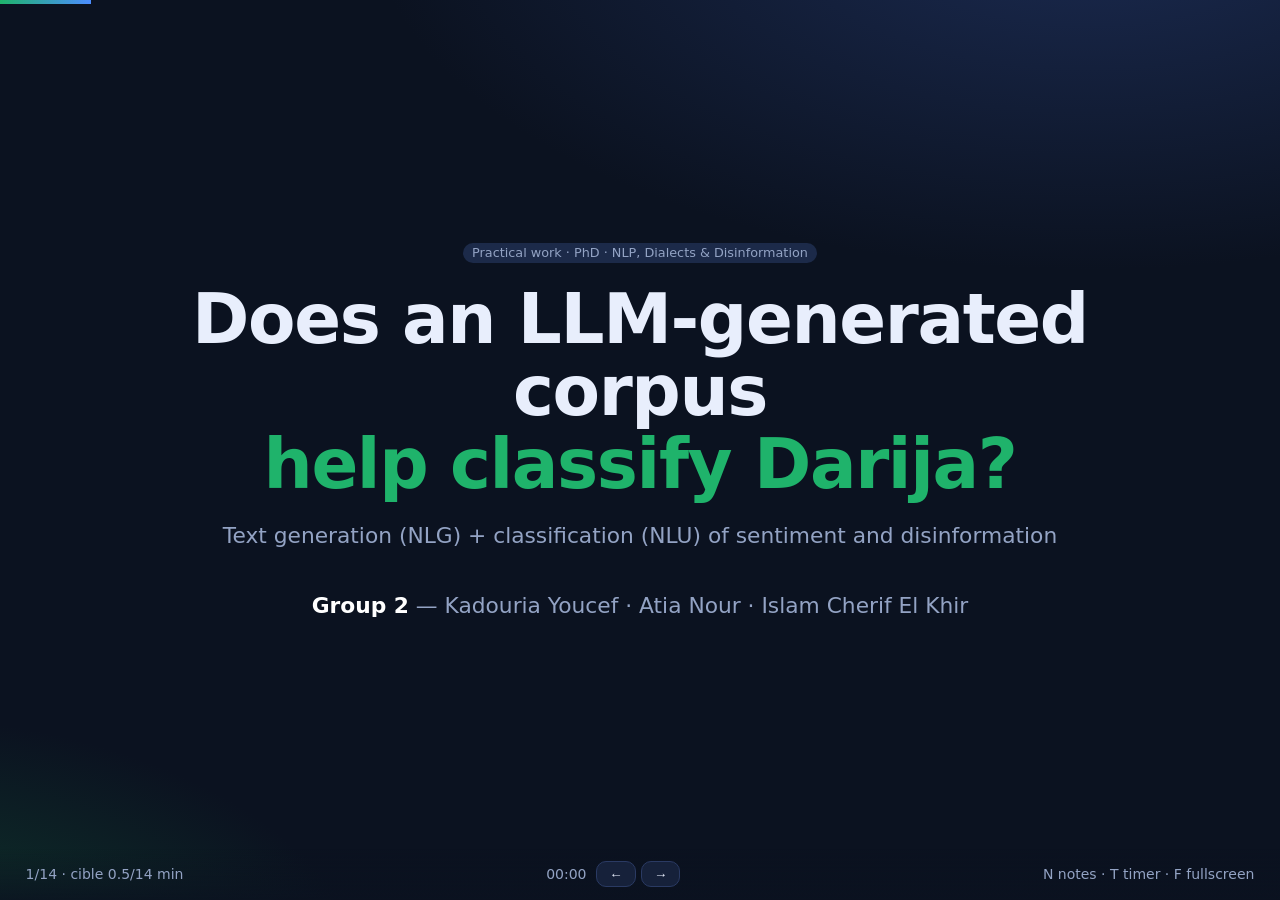
<file: presentation/index.html>
<!DOCTYPE html>
<html lang="en">
<head>
<meta charset="utf-8">
<meta name="viewport" content="width=device-width,initial-scale=1">
<title>NLP Practical Work — Synthetic corpus & classification in Darija</title>
<link rel="stylesheet" href="assets/deck.css">
</head>
<body>
<div id="bar"></div>
<div id="deck">

<!-- 1 TITLE -->
<section class="slide center" data-min="0.5">
  <span class="tag">Practical work · PhD · NLP, Dialects &amp; Disinformation</span>
  <h1>Does an LLM-generated corpus<br><span class="green">help classify Darija?</span></h1>
  <p class="mute">Text generation (NLG) + classification (NLU) of sentiment and disinformation</p>
  <p class="mute" style="margin-top:2vh"><b>Group 2</b> — Kadouria Youcef · Atia Nour · Islam Cherif El Khir</p>
  <template><b>(30 s)</b> Hello. Our question: if we ask an LLM to write Darija sentences, do these sentences help a classifier understand <em>real</em> Darija? Two steps: generate (NLG), then classify (NLU). Press <b>→</b> to advance, <b>N</b> for these notes.</template>
</section>

<!-- 2 CONTEXT -->
<section class="slide" data-min="1">
  <h2><small>Context</small>Why Darija is a real challenge</h2>
  <div class="grid g3">
    <div class="card step"><h3>Little data</h3><p><b>Low-resource</b> language: very few labelled corpora, no standard benchmark.</p></div>
    <div class="card step"><h3>No fixed spelling</h3><p>Arabic script <b>and</b> arabizi: <span class="mono">3, 7, 9, 5</span> = Arabic letters. "mli7a" = "مليحة".</p></div>
    <div class="card step"><h3>Code-switching</h3><p>French + Arabic in the same sentence:<br><span class="ar">service top ماشاء الله</span></p></div>
  </div>
  <p class="step mute">➜ Idea: <b>make data with an LLM</b>, then measure whether it is really useful.</p>
  <template><b>(1 min)</b> Three obstacles: little labelled data, no standard spelling (a sentence can be written in ten ways), and the French/Arabic mix. Models trained on standard Arabic often fail. A pragmatic idea: generate data with an LLM. But "generated" does not mean "useful": that is what we test.</template>
</section>

<!-- 3 QUESTION -->
<section class="slide" data-min="1">
  <h2><small>Assignment &amp; research question</small>Two steps, one question</h2>
  <div class="grid g2">
    <div class="card step"><h3 class="green">NLG — Generation</h3><p>An LLM generates a small Darija corpus (with code-switching):</p><ul><li>varied sentiments</li><li>or fake news / real news</li></ul></div>
    <div class="card step"><h3 class="blue">NLU — Understanding</h3><p>A classifier predicts:</p><ul><li>the <b>polarity</b> (positive / negative / neutral)</li><li>or the <b>veracity</b> (fake / real)</li></ul></div>
  </div>
  <div class="tip step"><b>Question:</b> does training a classifier on the generated corpus give good results on reference sentences (the "gold")?</div>
  <template><b>(1 min)</b> The assignment asks to generate, then classify. We handled both proposed tasks, sentiment and disinformation, with the same code. And we added a real scientific question: is the generated corpus useful? To answer it, we train on the synthetic corpus and test on reference sentences.</template>
</section>

<!-- 4 PIPELINE -->
<section class="slide" data-min="1">
  <h2><small>Architecture</small>The pipeline, in a single notebook</h2>
  <div class="flow">
    <div class="node step"><i>📝</i>Gold<small>reference sentences</small></div><div class="arrow">➜</div>
    <div class="node step"><i>✍️</i>NLG<small>prompt → LLM corpus</small></div><div class="arrow">➜</div>
    <div class="node step"><i>🧠</i>NLU<small>TF-IDF + logistic regression</small></div><div class="arrow">➜</div>
    <div class="node step"><i>📊</i>Evaluation<small>4 experiments A–D</small></div>
  </div>
  <pre class="step">nlp tp/
├── nlp_tp_darija.ipynb   ← the whole project, commented line by line
├── data/      corpus_llm_sentiment.csv · corpus_llm_disinfo.csv · outputs
├── results/   metrics (JSON) and confusion matrices (PNG)
└── presentation/  index.html (15 min) · equipe.html (detailed guide)</pre>
  <template><b>(1 min)</b> Everything fits in one Jupyter notebook: gold data, generation, classifier, evaluation. The LLM-generated corpus is provided in <b>data/</b>: it was written with the notebook's prompt. No key, no server: we simply run the cells in order.</template>
</section>

<!-- 5 DATA -->
<section class="slide" data-min="1">
  <h2><small>The data</small>Gold vs generated corpus</h2>
  <div class="grid g2">
    <div class="card"><h3>Gold (reference)</h3><p><b class="big green" data-count="68">0</b> sentences</p><p class="mute">48 for sentiment · 20 for disinformation. Used as examples and as test.</p></div>
    <div class="card"><h3>LLM-generated corpus</h3><p><b class="big blue" data-count="140">0</b> sentences</p><p class="mute">90 for sentiment (30/class) · 50 for disinformation (25/class).</p></div>
  </div>
  <div class="bars step" style="margin-top:1vh">
    <div class="bar" data-v="43"><span>Arabic script only</span><div class="track"><div class="fill"></div></div><b class="val"></b></div>
    <div class="bar f2" data-v="34"><span>Latin (arabizi / French)</span><div class="track"><div class="fill"></div></div><b class="val"></b></div>
    <div class="bar" data-v="22"><span>Mixed (code-switching)</span><div class="track"><div class="fill"></div></div><b class="val"></b></div>
  </div>
  <p class="step mute xs">Distribution of scripts in the sentiment corpus (39 / 31 / 20 sentences out of 90). No corpus sentence is in the gold: checked in the notebook.</p>
  <template><b>(1 min)</b> Two datasets. The gold: 48 sentiment sentences and 20 disinformation sentences, our reference (to be reviewed by native speakers). The generated corpus: 90 and 50 sentences. We checked that no sentence is shared between the two, otherwise the test would be rigged ("data leakage"). The chart shows the script mix: about 43% Arabic, 34% Latin letters, 22% mixed.</template>
</section>

<!-- 6 NLG -->
<section class="slide" data-min="1">
  <h2><small>Step 1 · NLG</small>The prompt that generates Darija</h2>
  <div class="card"><p class="mute" style="font-size:.8em">Example sentence (positive sentiment, code-switching):</p>
    <p class="typing ar" data-text="la livraison كانت سريعة و le livreur جد محترم"></p></div>
  <div class="grid g2">
    <ul class="step"><li><b>Role</b>: "native Darija speaker"</li><li><b>Imposed mix</b>: 40% Arabic · 30% arabizi · 30% FR/AR</li><li><b>Variety</b>: studies, sport, health, transport…</li></ul>
    <ul class="step"><li><b>Few-shot</b>: 4 gold examples in the prompt</li><li><b>JSON output</b> → automatic parsing</li><li><b>Safety</b>: harmless content, no real people</li></ul>
  </div>
  <template><b>(1 min)</b> The prompt is the heart of NLG: a role, an imposed mix of scripts (otherwise the LLM falls back to standard Arabic), four examples, a JSON output. For fake news we ask for the classic markers: urgency, "share before deletion", a vague source. For real news: sober tone, official source. The notebook also contains a template generator, used as a point of comparison.</template>
</section>

<!-- 7 NLU -->
<section class="slide" data-min="1.5">
  <h2><small>Step 2 · NLU</small>A classifier suited to free spelling</h2>
  <div class="flow">
    <div class="node step"><i>🔤</i>Text<small class="ar">mli7a bzaf</small></div><div class="arrow">➜</div>
    <div class="node step"><i>✂️</i>N-grams<small>"ml", "mli", "li7", "i7a"…</small></div><div class="arrow">➜</div>
    <div class="node step"><i>🔢</i>TF-IDF<small>weight per piece</small></div><div class="arrow">➜</div>
    <div class="node step"><i>🎯</i>Logistic regression<small>probability per class</small></div>
  </div>
  <ul class="step sm"><li><b>Character n-grams (2 to 5)</b>: "mli7a", "mliha", "مليحة" share pieces → robust.</li><li><b>Limit</b>: does not understand negation. "mchi mliha" (not good) looks like "mliha".</li></ul>
  <template><b>(1 min 30)</b> The text is cut into pieces of 2 to 5 letters, weighted by TF-IDF: a rare and typical piece counts more. A logistic regression then computes one probability per class. Advantage: no standard spelling needed. Limit: no understanding of the sentence. Real error example from our notebook: "wallah l'connexion mchi mliha" (the connection is not good) is classified positive because of "mliha". Comparing with a pre-trained model (XLM-R) or a few-shot LLM is the natural next step.</template>
</section>

<!-- 8 PROTOCOL -->
<section class="slide" data-min="1">
  <h2><small>Protocol</small>Four experiments, one single test</h2>
  <table class="t sm">
    <tr><th class="n">Case</th><th>Training</th><th>Test</th></tr>
    <tr class="step"><td class="n"><b>A</b></td><td>gold only (3/4)</td><td>1/4 of the gold (cross-validation)</td></tr>
    <tr class="step"><td class="n"><b>B</b></td><td><b>template</b> corpus only</td><td>the whole gold</td></tr>
    <tr class="step"><td class="n"><b>C</b></td><td><b>LLM</b> corpus only</td><td>the whole gold</td></tr>
    <tr class="step"><td class="n"><b>D</b></td><td>gold (3/4) <b>+</b> LLM corpus</td><td>1/4 of the gold (cross-validation)</td></tr>
  </table>
  <p class="step mute">We <b>always test on the gold, never on what was used for training</b>.</p>
  <template><b>(1 min)</b> A: the reference, we only have the gold. B: we train only on a repetitive template corpus. C: only on the LLM corpus. D: we add the LLM corpus to the gold data. We always test on the gold; when the gold is also used for training (A and D), we use 4-fold cross-validation so that we never test on a sentence seen during training.</template>
</section>

<!-- 9 RESULTS SENTIMENT -->
<section class="slide" data-min="1.5">
  <h2><small>Results · Sentiment (3 classes)</small>Accuracy on the gold</h2>
  <div class="bars">
    <div class="bar" id="u-sentiment-A" data-v="35.4"><span>A · gold only</span><div class="track"><div class="fill"></div></div><b class="val"></b></div>
    <div class="bar" id="u-sentiment-B" data-v="68.8"><span>B · templates → gold</span><div class="track"><div class="fill"></div></div><b class="val"></b></div>
    <div class="bar f2" id="u-sentiment-C" data-v="85.4"><span>C · LLM corpus → gold</span><div class="track"><div class="fill"></div></div><b class="val"></b></div>
    <div class="bar f2" id="u-sentiment-D" data-v="79.2"><span>D · gold + LLM corpus</span><div class="track"><div class="fill"></div></div><b class="val"></b></div>
  </div>
  <p class="step mute">Chance = 33%. Gold of 48 sentences: 1 sentence ≈ 2 points; margin of error about ±10 points.</p>
  <div class="ok step sm"><b>Reading:</b> with only 36 training sentences (A), we are close to chance. The LLM-generated corpus more than doubles the score (C).</div>
  <template><b>(1 min 30)</b> Main result. Gold only: 35%, almost chance, because 36 training sentences are too few. Template corpus: 69%. LLM corpus: 85%. Gold plus LLM corpus: 79%. So the LLM-generated corpus helps a lot. Careful: these figures have a margin of about plus or minus 10 points with a 48-sentence gold, and D is a bit below C, which is within the margin of error: we do not conclude that D is worse. The bars are filled by section 11 of the notebook.</template>
</section>

<!-- 10 RESULTS DISINFO -->
<section class="slide" data-min="1.5">
  <h2><small>Results · Disinformation (fake / real)</small>Accuracy on the gold</h2>
  <div class="bars">
    <div class="bar" id="u-disinfo-A" data-v="55.0"><span>A · gold only</span><div class="track"><div class="fill"></div></div><b class="val"></b></div>
    <div class="bar" id="u-disinfo-B" data-v="100.0"><span>B · templates → gold</span><div class="track"><div class="fill"></div></div><b class="val"></b></div>
    <div class="bar f2" id="u-disinfo-C" data-v="95.0"><span>C · LLM corpus → gold</span><div class="track"><div class="fill"></div></div><b class="val"></b></div>
    <div class="bar f2" id="u-disinfo-D" data-v="95.0"><span>D · gold + LLM corpus</span><div class="track"><div class="fill"></div></div><b class="val"></b></div>
  </div>
  <div class="warn step sm"><b>⚠️ Trap:</b> 100% with simple templates! Fake news share <b>style</b> markers ("عاجل", "partagez", "مصدر مجهول"). The classifier detects the <b>tone</b>, not the <b>truth</b>.</div>
  <p class="step mute xs">Gold of 20 sentences: 1 sentence = 5 points. Chance = 50%.</p>
  <template><b>(1 min 30)</b> In disinformation the scores are very high, even with the template corpus (100%). That is suspicious: it shows that the task, as posed, is too easy. Fake news have a recognisable style: urgency, call to share, vague source. The classifier learns this style; it checks no fact. A 95% score therefore does not prove that we detect real disinformation, which is far more subtle. This is an important result to present honestly.</template>
</section>

<!-- 11 ERRORS -->
<section class="slide" data-min="1">
  <h2><small>Error analysis</small>Where does it break?</h2>
  <div class="grid g2">
    <ul class="sm">
      <li class="step"><b>Negation</b>: "mchi mliha" understood as "mliha".</li>
      <li class="step"><b>Positive ↔ neutral / negative</b>: short sentences without a clear keyword.</li>
      <li class="step"><b>Arabizi</b>: spelling variants rare in the corpus.</li>
    </ul>
    <div class="card step"><h3>Real examples</h3>
      <p class="ar sm">wallah l'connexion mchi mliha، kol nhar tweqef</p><p><span class="tag neg">actual: negative</span> ➜ <span class="tag pos">predicted: positive</span></p>
      <p class="ar sm">la livraison كانت سريعة و le livreur جد محترم</p><p><span class="tag pos">actual: positive</span> ➜ <span class="tag neg">predicted: negative</span></p></div>
  </div>
  <template><b>(1 min)</b> The errors come from the model counting word pieces without understanding the sentence. Typical case: the negation "mchi mliha" (not good) classified positive because of "mliha". Second example: a positive sentence classified negative because its pieces look like those of negative sentences. A pre-trained language model (XLM-R) or an LLM would understand better: these are the planned extensions.</template>
</section>

<!-- 12 LIMITS -->
<section class="slide" data-min="1">
  <h2><small>Limits &amp; methodological honesty</small>What our results do not say</h2>
  <ul class="sm">
    <li class="step"><b>Small samples</b>: gold of 48 / 20 sentences → margin of error of ±10 points or more.</li>
    <li class="step">Gold and LLM corpus written with the help of an LLM: <b>easier test</b> than real social-media Darija.</li>
    <li class="step">Synthetic label = <b>intention of the prompt</b>, not human annotation.</li>
    <li class="step">Disinformation: we learn the <b>style</b>, not the <b>truth</b>.</li>
  </ul>
  <template><b>(1 min)</b> Four limits to state clearly. Small samples. Gold and corpus produced in the same spirit, so the test is easier than reality: for a real study we would need sentences collected on social media and annotated by several humans. The synthetic labels are not verified. And in disinformation, we detect a style.</template>
</section>

<!-- 13 CONCLUSION -->
<section class="slide" data-min="1">
  <h2><small>Conclusion</small>What to remember</h2>
  <div class="grid g3">
    <div class="card step"><h3 class="green">1</h3><p>An LLM-generated corpus <b>helps</b>: 35% → 85% in sentiment.</p></div>
    <div class="card step"><h3 class="gold">2</h3><p>A repetitive corpus (templates) teaches less: <b>69%</b>. Generation quality matters.</p></div>
    <div class="card step"><h3 class="blue">3</h3><p>Next: human annotation, real collected texts, XLM-R / DziriBERT, <b>mental health</b> in dialect.</p></div>
  </div>
  <template><b>(1 min)</b> Three messages. One: the LLM corpus strongly improves the classifier when there is very little human data. Two: generation quality matters, a template corpus does worse. Three: the logical next steps are human annotation, real texts, pre-trained models, and applications such as psychological support in dialect. Then questions.</template>
</section>

<!-- 14 THANKS -->
<section class="slide center" data-min="0">
  <h1>Thank you <span class="green">!</span></h1>
  <p class="mute">Questions? · Code: <span class="mono">github.com/youmrx3/NLP-TP-</span></p>
  <template>Questions. See the detailed guide (equipe.html) for the prepared answers.</template>
</section>

</div>
<div id="notes"></div>
<div id="hud">
  <span id="cnt"></span>
  <span><span class="pill" id="clock">00:00</span>
    <button id="prevBtn">←</button><button id="nextBtn">→</button></span>
  <span class="mute">N notes · T timer · F fullscreen</span>
</div>
<script src="assets/deck.js"></script>
</body>
</html>
</file>
<file: presentation/assets/deck.css>
:root{--bg:#0b1220;--panel:#121a2c;--ink:#e8eefc;--mute:#93a3c4;--green:#1fb36b;--red:#e5484d;--gold:#f5b942;--blue:#4c8dff;--r:18px}
*{box-sizing:border-box;margin:0;padding:0}
html,body{height:100%;background:var(--bg);color:var(--ink);font-family:"Segoe UI",Inter,system-ui,sans-serif;overflow:hidden}
.ar{direction:rtl;unicode-bidi:plaintext;font-family:"Segoe UI","Noto Naskh Arabic",Tahoma,sans-serif}
#deck{position:fixed;inset:0}
.slide{overflow:auto;position:absolute;inset:0;padding:5vh 6vw 9vh;display:flex;flex-direction:column;justify-content:center;gap:2.2vh;opacity:0;visibility:hidden;transform:translateX(40px);transition:opacity .5s,transform .5s,visibility .5s;background:radial-gradient(1200px 600px at 85% -10%,#1b2b52 0,transparent 60%),radial-gradient(900px 500px at -10% 110%,#0f3d2e 0,transparent 55%),var(--bg)}
.slide.active{opacity:1;visibility:visible;transform:none}
.slide.past{transform:translateX(-40px)}
h1{font-size:clamp(34px,5.4vw,76px);line-height:1.05;letter-spacing:-.02em}
h2{font-size:clamp(26px,3.6vw,50px);letter-spacing:-.01em}
h2 small{display:block;font-size:.38em;color:var(--green);letter-spacing:.14em;text-transform:uppercase;margin-bottom:.6vh}
h3{font-size:clamp(17px,1.8vw,26px);color:var(--gold)}
p,li{font-size:clamp(16px,1.7vw,25px);line-height:1.45;color:#d3ddf3}
ul{list-style:none;display:grid;gap:1.1vh}
li::before{content:"▸ ";color:var(--green)}
b,strong{color:#fff}
.mute{color:var(--mute)}
.grid{display:grid;gap:2vw}
.g2{grid-template-columns:1fr 1fr}.g3{grid-template-columns:repeat(3,1fr)}.g4{grid-template-columns:repeat(4,1fr)}
.card{background:var(--panel);border:1px solid #22304f;border-radius:var(--r);padding:2.2vh 1.6vw}
.card h3{margin-bottom:1vh}
.tag{display:inline-block;padding:.2em .7em;border-radius:99px;font-size:.8em;background:#1c2a49;color:var(--mute)}
.tag.pos{background:#0f3d2e;color:#5be3a3}.tag.neg{background:#4a1a1f;color:#ff8d92}.tag.neu{background:#2a2f45;color:#b8c3e6}
code,.mono{font-family:Consolas,"Cascadia Code",monospace;background:#0a101d;border:1px solid #22304f;border-radius:8px;padding:.1em .45em;font-size:.92em;color:#9fd0ff}
pre{font-family:Consolas,monospace;background:#0a101d;border:1px solid #22304f;border-radius:12px;padding:1.6vh 1.2vw;font-size:clamp(12px,1.25vw,18px);line-height:1.5;color:#cfe3ff;overflow:auto;white-space:pre}
.step{opacity:0;transform:translateY(14px);transition:opacity .5s,transform .5s}
.step.show{opacity:1;transform:none}
/* flow diagram */
.flow{display:flex;align-items:center;gap:1vw;flex-wrap:nowrap}
.node{flex:1;text-align:center;padding:2vh .8vw;border-radius:var(--r);background:var(--panel);border:1px solid #22304f;font-size:clamp(14px,1.5vw,22px)}
.node i{display:block;font-style:normal;font-size:2em;margin-bottom:.3em}
.node small{display:block;color:var(--mute);margin-top:.4em;font-size:.72em}
.arrow{font-size:2.2vw;color:var(--green);animation:pulse 1.4s infinite}
@keyframes pulse{50%{transform:translateX(6px);opacity:.5}}
/* bars */
.bars{display:grid;gap:1.4vh}
.bar{display:grid;grid-template-columns:24vw 1fr 6vw;align-items:center;gap:1vw;font-size:clamp(14px,1.5vw,22px)}
.bar .val{white-space:nowrap}.bar .track{height:2.6vh;background:#1a2540;border-radius:99px;overflow:hidden}
.bar .fill{height:100%;width:0;border-radius:99px;background:linear-gradient(90deg,var(--green),#7be3b0);transition:width 1.4s cubic-bezier(.2,.8,.2,1)}
.bar.f2 .fill{background:linear-gradient(90deg,var(--blue),#9cc2ff)}
.bar.na .fill{background:repeating-linear-gradient(45deg,#2a355a 0 8px,#222c4a 8px 16px)}
.slide.active .bar .fill{width:var(--v)}
/* typing */
.typing{min-height:3.4em;font-size:clamp(20px,2.6vw,38px);color:#fff}
.caret::after{content:"▌";color:var(--green);animation:blink 1s steps(1) infinite}
@keyframes blink{50%{opacity:0}}
/* chrome */
#bar{position:fixed;left:0;top:0;height:4px;background:linear-gradient(90deg,var(--green),var(--blue));width:0;z-index:9;transition:width .4s}
#hud{position:fixed;left:0;right:0;bottom:0;display:flex;justify-content:space-between;align-items:center;padding:1.4vh 2vw;color:var(--mute);font-size:14px;z-index:9;background:linear-gradient(transparent,#0b1220cc)}
#hud button{background:#16213a;color:var(--ink);border:1px solid #2a3a63;border-radius:10px;padding:.35em .9em;cursor:pointer;margin-left:.4em}
#notes{position:fixed;left:2vw;right:2vw;bottom:6vh;max-height:36vh;overflow:auto;background:#0a101dee;border:1px solid #2a3a63;border-radius:14px;padding:1.6vh 1.4vw;display:none;z-index:8;font-size:clamp(14px,1.4vw,20px);line-height:1.5}
#notes.on{display:block}
.pill{font-variant-numeric:tabular-nums}
.big{font-size:clamp(40px,7vw,100px);font-weight:800;line-height:1}
.green{color:var(--green)}.red{color:var(--red)}.gold{color:var(--gold)}.blue{color:var(--blue)}
.center{text-align:center;align-items:center}
@media print{html,body{overflow:visible}.slide{position:relative;opacity:1;visibility:visible;transform:none;height:100vh;page-break-after:always}#hud,#bar,#notes{display:none}.step{opacity:1;transform:none}}

.sm,.sm p,.sm li{font-size:clamp(13px,1.35vw,20px)}
.xs,.xs p,.xs li{font-size:clamp(12px,1.15vw,17px)}
table.t{border-collapse:collapse;width:100%;font-size:clamp(12px,1.3vw,19px)}
table.t th,table.t td{border:1px solid #22304f;padding:.5em .8em;text-align:left;vertical-align:top}
table.t th{background:#16213a;color:var(--gold)}
table.t td.n,table.t th.n{text-align:center}
.hl{background:#1c3a2c;color:#8cf0bd}
.hr{background:#4a1a1f;color:#ff9da1}
.tip{border-left:4px solid var(--gold);padding:.6em 1em;background:#1a2238;border-radius:0 12px 12px 0}
.warn{border-left:4px solid var(--red);padding:.6em 1em;background:#2a1a22;border-radius:0 12px 12px 0}
.ok{border-left:4px solid var(--green);padding:.6em 1em;background:#12281f;border-radius:0 12px 12px 0}
input.in{background:#0a101d;color:#fff;border:1px solid #2a3a63;border-radius:10px;padding:.5em .8em;font-size:1.1em;width:100%}
.chips{display:flex;flex-wrap:wrap;gap:.35em}
.chip{background:#16213a;border:1px solid #2a3a63;border-radius:8px;padding:.1em .5em;font-family:Consolas,monospace;font-size:clamp(12px,1.2vw,17px)}
.folds{display:grid;gap:.5vh}
.foldrow{display:grid;grid-template-columns:repeat(4,1fr);gap:.5vw}
.cell{padding:1vh .5vw;border-radius:8px;background:#1f3b66;text-align:center;font-size:clamp(12px,1.3vw,18px);transition:.4s}
.cell.test{background:var(--gold);color:#111;font-weight:700}
.cm{display:grid;gap:3px}
.cm div{padding:.6em;text-align:center;border-radius:6px;background:#16213a;font-size:clamp(14px,1.5vw,22px);cursor:pointer}
.cm .diag{background:#14513a}.cm .off{background:#3a1f2a}.cm .hd{background:transparent;color:var(--mute);cursor:default;font-size:.8em}
.cm div.sel{outline:3px solid var(--gold)}
button.b{background:#16213a;color:var(--ink);border:1px solid #2a3a63;border-radius:10px;padding:.4em 1em;cursor:pointer;font-size:1em}
button.b:hover{background:#1f2e52}
</file>
